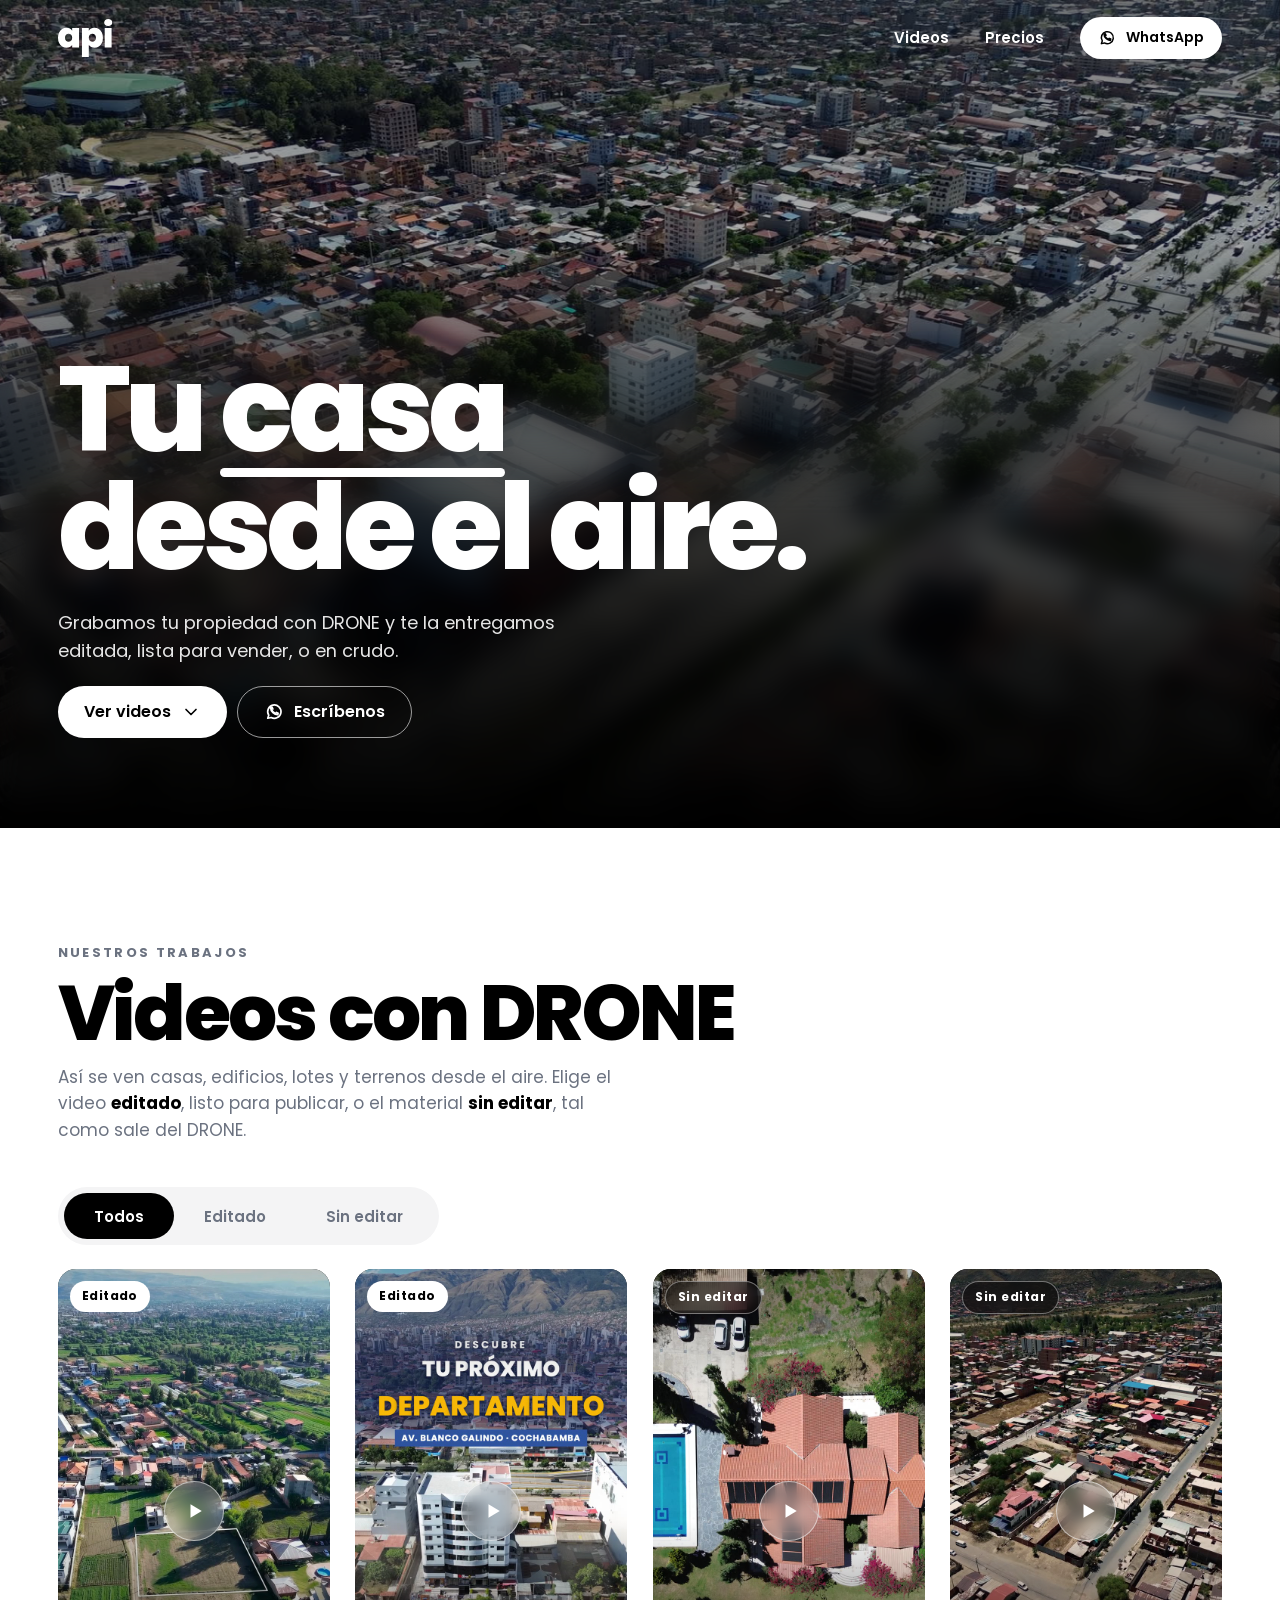
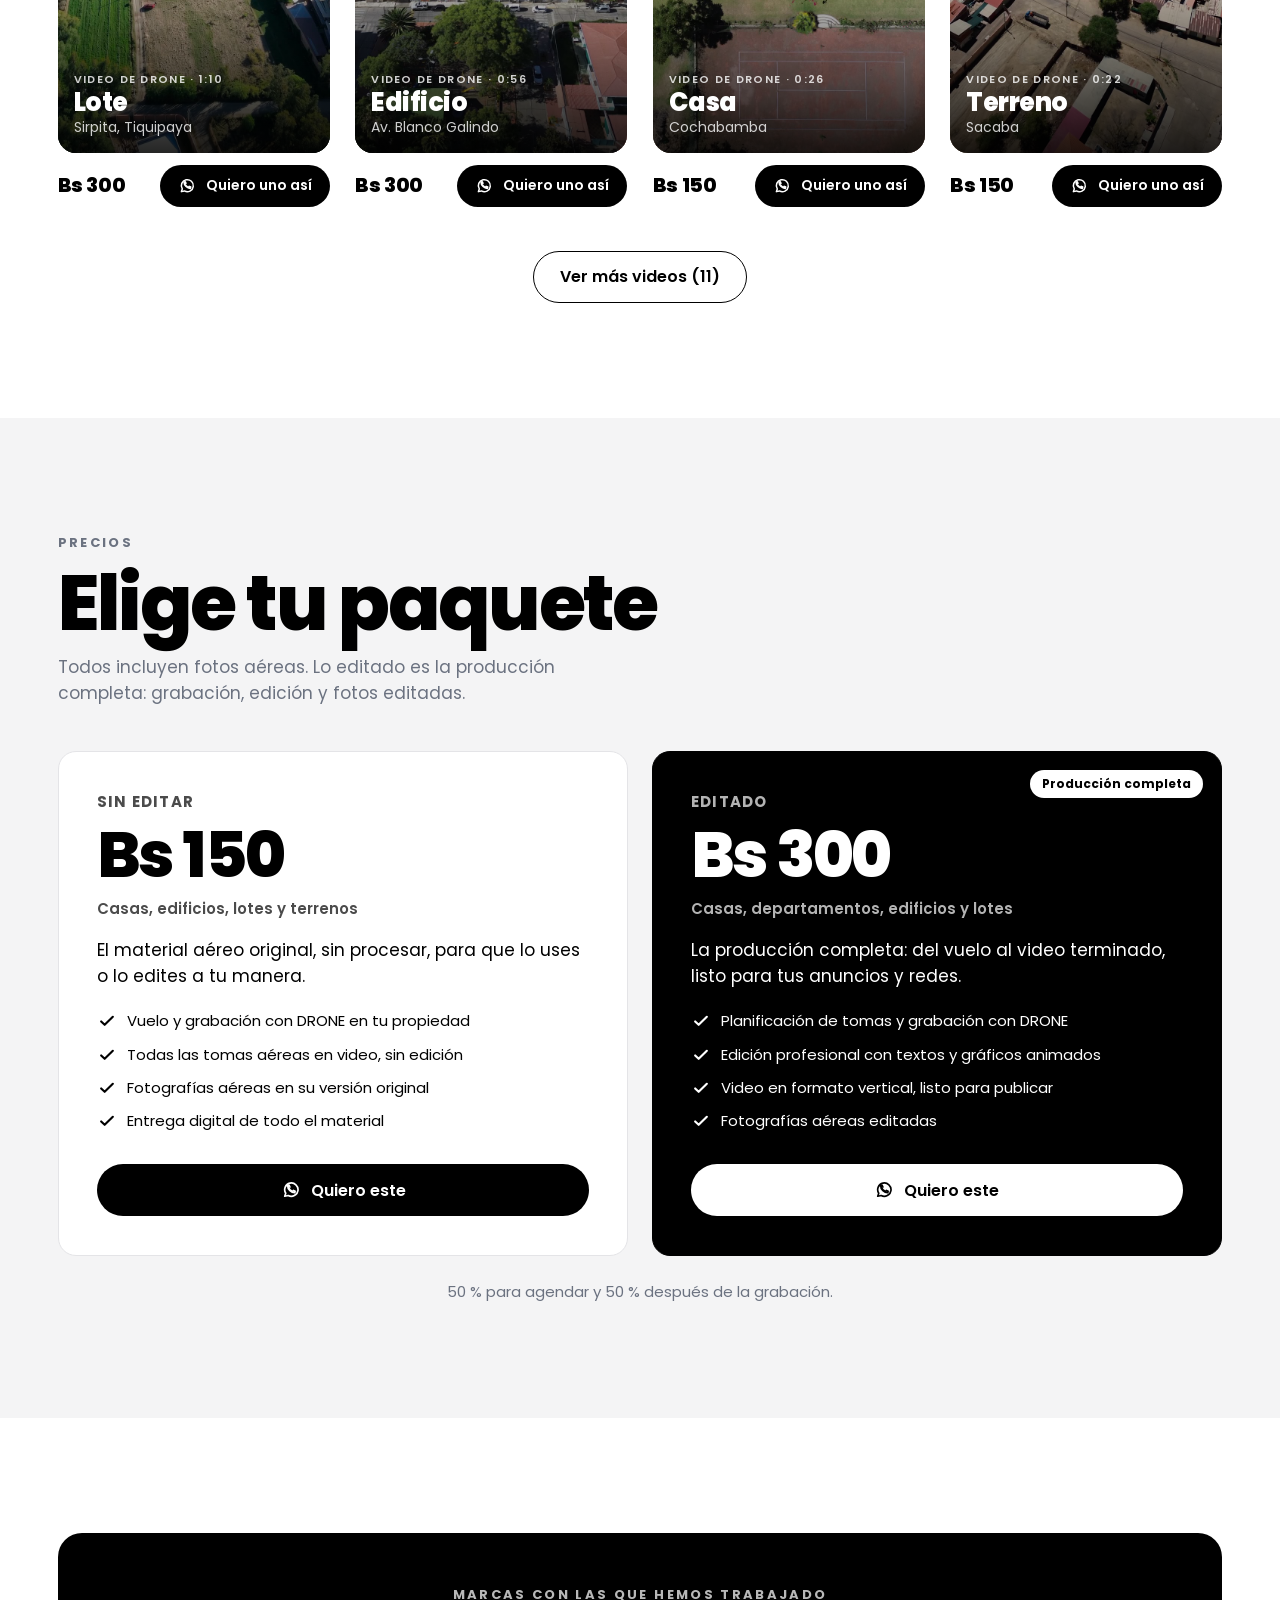
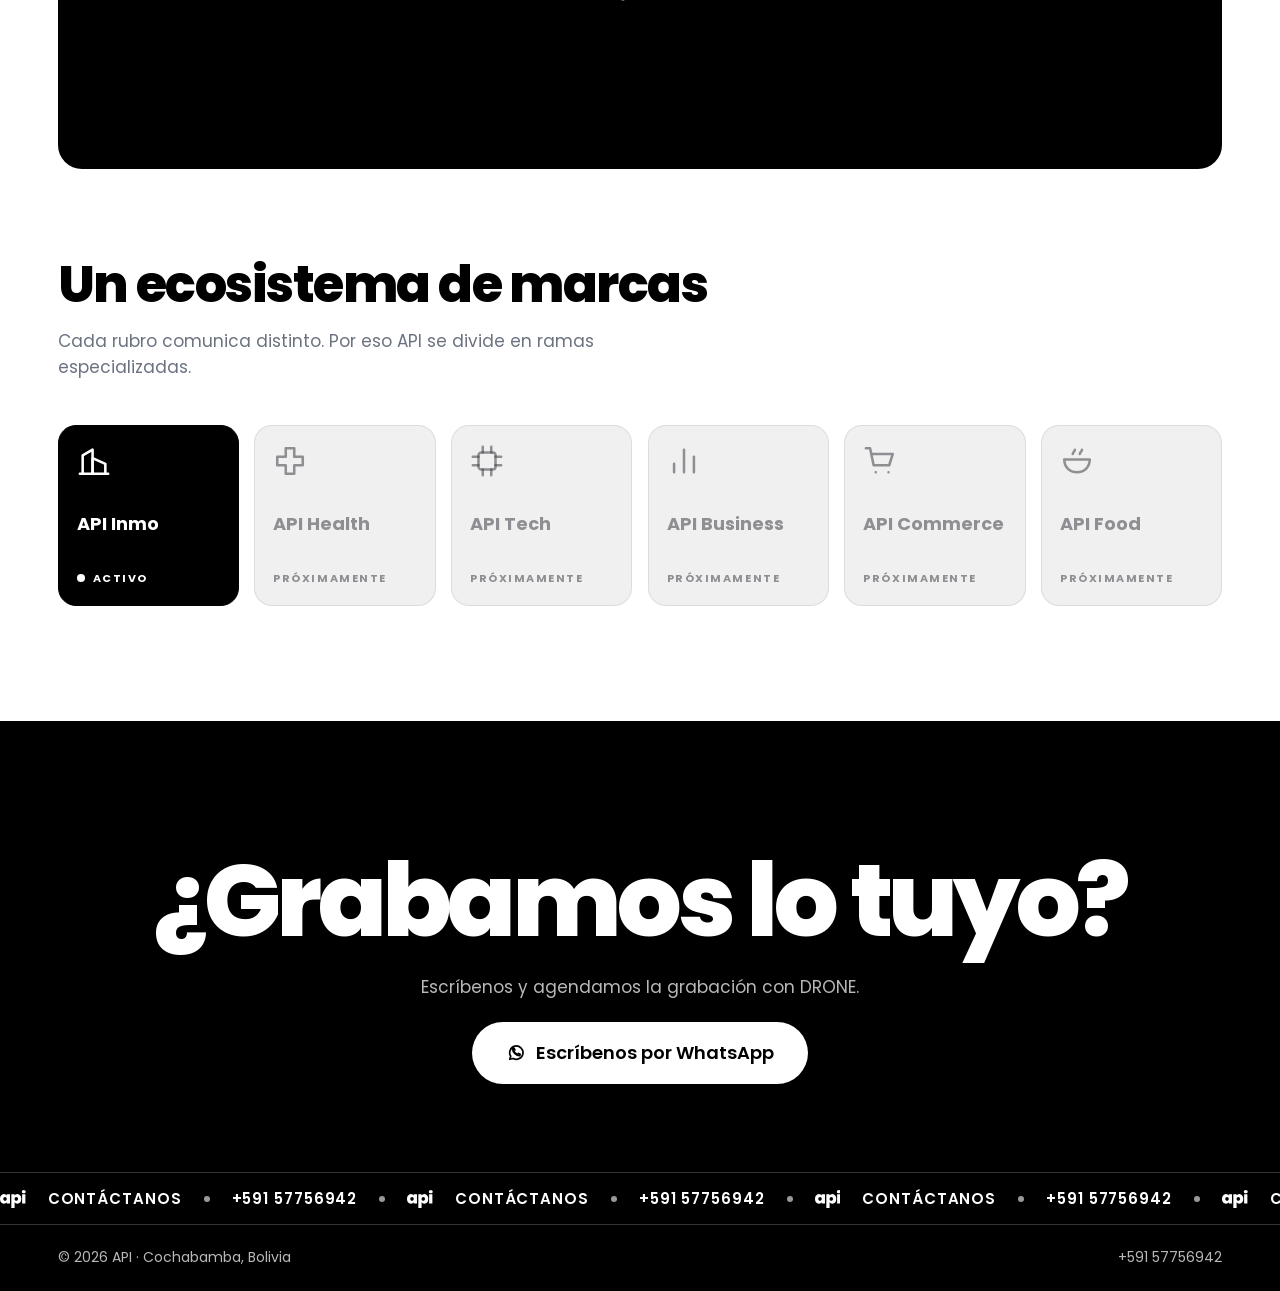
<file: sitio/index.html>
<!doctype html>
<html lang="es">
<head>
<meta charset="utf-8">
<meta name="viewport" content="width=device-width, initial-scale=1, viewport-fit=cover">
<title>API Inmo · Videos con DRONE en Cochabamba</title>
<meta name="description" content="Grabación con DRONE para casas, edificios, lotes y terrenos en Cochabamba. Video editado desde Bs 300 o en crudo a Bs 150, con fotos aéreas incluidas.">
<meta name="theme-color" content="#000000">
<meta property="og:title" content="API Inmo · Tu propiedad desde el aire">
<meta property="og:description" content="Videos con DRONE en Cochabamba: editados desde Bs 300 o en crudo a Bs 150, con fotos aéreas incluidas.">
<meta property="og:type" content="website">
<meta property="og:url" content="https://apiagencia.com/">
<meta property="og:image" content="https://apiagencia.com/media/marca/compartir.jpg">
<meta property="og:image:width" content="1200">
<meta property="og:image:height" content="630">
<meta name="twitter:card" content="summary_large_image">
<link rel="icon" href="favicon.svg" type="image/svg+xml">
<link rel="apple-touch-icon" href="media/marca/icono-180.png">
<link rel="preconnect" href="https://fonts.googleapis.com">
<link rel="preconnect" href="https://fonts.gstatic.com" crossorigin>
<link href="https://fonts.googleapis.com/css2?family=Poppins:wght@400;600;700;800&display=swap" rel="stylesheet">
<!-- style: cómo se ve -->
<link rel="stylesheet" href="style/base.css?v=202611240009">
<link rel="stylesheet" href="style/cabecera.css?v=202611240009">
<link rel="stylesheet" href="style/inicio.css?v=202611240009">
<link rel="stylesheet" href="style/videos.css?v=202611240009">
<link rel="stylesheet" href="style/precios.css?v=202611240009">
<link rel="stylesheet" href="style/marcas.css?v=202611240009">
<link rel="stylesheet" href="style/ramas.css?v=202611240009">
<link rel="stylesheet" href="style/pie.css?v=202611240009">
<link rel="stylesheet" href="style/reproductor.css?v=202611240009">
</head>
<body>
<!-- view: las secciones se pintan aquí desde view/; logic: logic/app.js las conecta -->
<div id="app"></div>
<noscript><p style="padding:24px">Activa JavaScript para ver los videos, o escríbenos por WhatsApp: <a href="https://wa.me/59157756942">+591 57756942</a></p></noscript>
<script type="module" src="logic/app.js?v=202611240009"></script>
<!-- Cloudflare Web Analytics --><script defer src="https://static.cloudflareinsights.com/beacon.min.js" data-cf-beacon='{"token": "ab116ce96e6e4a599351817883f67b9a"}'></script><!-- End Cloudflare Web Analytics -->
</body>
</html>
</file>
<file: sitio/style/base.css>
/* Base: colores, tipografía, botones y animación de entrada. API = blanco y negro + Poppins. */
:root {
  --negro: #000000;
  --blanco: #FFFFFF;
  --gris: #6B7280;
  --gris-claro: #F4F4F5;
  --plomo: #D4D4D8;
  --tenue: rgba(255, 255, 255, 0.72);
  --linea: rgba(255, 255, 255, 0.2);
  --margen: clamp(20px, 4.5vw, 72px);
  --radio: 18px;
  --suave: cubic-bezier(0.22, 1, 0.36, 1);
}
*, *::before, *::after { box-sizing: border-box; }
html { -webkit-text-size-adjust: 100%; scroll-padding-top: 88px; overflow-x: clip; }
body { overflow-x: clip; }
@media (prefers-reduced-motion: no-preference) { html { scroll-behavior: smooth; } }
html.con-reproductor { overflow: hidden; }
body {
  margin: 0; background: var(--blanco); color: var(--negro);
  font-family: Poppins, system-ui, sans-serif; font-size: 17px; line-height: 1.55;
  -webkit-font-smoothing: antialiased;
}
h1, h2, h3, p, ul, figure { margin: 0; }
ul { padding: 0; list-style: none; }
img, video, svg { display: block; }
a { color: inherit; }
button { font: inherit; color: inherit; background: none; border: 0; padding: 0; cursor: pointer; }
[hidden] { display: none !important; }
:focus-visible { outline: 3px solid currentColor; outline-offset: 3px; border-radius: 6px; }

.ico { width: 20px; height: 20px; flex: 0 0 auto; fill: none; stroke: currentColor; stroke-width: 2; stroke-linecap: round; stroke-linejoin: round; }
.ico-relleno { fill: currentColor; stroke: none; }

.boton {
  display: inline-flex; align-items: center; justify-content: center; gap: 10px;
  min-height: 52px; padding: 12px 26px; border-radius: 999px;
  font-size: 16px; font-weight: 600; line-height: 1.2; text-decoration: none; white-space: nowrap;
  transition: transform 0.25s var(--suave), background 0.2s, color 0.2s, opacity 0.2s;
}
.boton:hover { transform: translateY(-2px); }
.boton:active { transform: translateY(0) scale(0.98); }
.boton-claro { background: var(--blanco); color: var(--negro); }
.boton-negro { background: var(--negro); color: var(--blanco); }
.boton-linea { border: 1.5px solid rgba(255, 255, 255, 0.6); color: var(--blanco); }
.boton-linea-negra { border: 1.5px solid var(--negro); color: var(--negro); }
.boton-linea-negra:hover { background: var(--negro); color: var(--blanco); }
.boton-chico { min-height: 42px; padding: 8px 18px; font-size: 14px; }
.boton-chico .ico { width: 18px; height: 18px; }
.boton-grande { min-height: 62px; padding: 16px 34px; font-size: 18px; }

.seccion { padding: clamp(72px, 9vw, 128px) var(--margen); }
.seccion-sin-arriba { padding-top: 0; }
.seccion-gris { background: var(--gris-claro); }
.seccion-cabeza { display: flex; flex-direction: column; gap: 12px; margin-bottom: clamp(28px, 3.5vw, 44px); }
.seccion-cabeza-fila { flex-direction: row; flex-wrap: wrap; align-items: flex-end; justify-content: space-between; gap: 16px 48px; }
.kicker { font-size: 13px; font-weight: 700; letter-spacing: 0.18em; text-transform: uppercase; color: var(--gris); }
.titulo { font-weight: 800; font-size: clamp(40px, 6vw, 84px); line-height: 1; letter-spacing: -0.035em; }
.titulo-medio { font-weight: 800; font-size: clamp(30px, 4vw, 52px); line-height: 1.05; letter-spacing: -0.03em; }
.seccion-texto { max-width: 560px; color: var(--gris); font-size: 17px; }

/* Entrada al hacer scroll */
.listo [data-aparece] { opacity: 0; transform: translateY(28px); transition: opacity 0.8s var(--suave), transform 0.8s var(--suave); transition-delay: calc(var(--i, 0) * 90ms); }
.listo [data-aparece].visible { opacity: 1; transform: none; }
@media (prefers-reduced-motion: reduce) {
  *, *::before, *::after { animation: none !important; transition: none !important; }
  .listo [data-aparece] { opacity: 1; transform: none; }
}
</file>
<file: sitio/style/cabecera.css>
/* Barra superior: transparente sobre el inicio y negra al bajar. */
.cabecera {
  position: fixed; inset: 0 0 auto; z-index: 20;
  display: flex; align-items: center; justify-content: space-between; gap: 24px;
  padding: calc(16px + env(safe-area-inset-top)) var(--margen) 16px; color: var(--blanco);
  transition: background 0.3s, padding 0.3s, backdrop-filter 0.3s;
}
.cabecera.solida { background: rgba(0, 0, 0, 0.82); backdrop-filter: blur(14px); -webkit-backdrop-filter: blur(14px); padding-top: calc(10px + env(safe-area-inset-top)); padding-bottom: 10px; }
.logo { display: block; text-decoration: none; }
.logo-svg { height: 38px; width: auto; }
.menu { display: flex; align-items: center; gap: clamp(16px, 3vw, 36px); font-size: 15px; font-weight: 600; }
.menu > a:not(.boton) { text-decoration: none; position: relative; padding: 10px 0; }
.menu > a:not(.boton)::after { content: ""; position: absolute; left: 0; right: 0; bottom: 4px; height: 2px; background: currentColor; transform: scaleX(0); transform-origin: right; transition: transform 0.35s var(--suave); }
.menu > a:not(.boton):hover::after { transform: scaleX(1); transform-origin: left; }
@media (max-width: 520px) { .menu .boton span { display: none; } .menu .boton { padding: 8px 12px; } }
</file>
<file: sitio/style/inicio.css>
/* Inicio: fotos aéreas sin edición de fondo y titular con palabra que cambia. */
.inicio {
  position: relative; min-height: 92svh; display: flex; align-items: flex-end; overflow: hidden;
  padding: 120px var(--margen) clamp(64px, 10vh, 120px); background: var(--negro); color: var(--blanco);
}
.inicio-fondo { position: absolute; inset: 0; }
.inicio-foto { position: absolute; inset: 0; width: 100%; height: 100%; object-fit: cover; opacity: 0; transform: scale(1.12); transition: opacity 1.4s ease, transform 7s linear; will-change: opacity, transform; }
.inicio-foto.activa { opacity: 1; transform: scale(1); }
.inicio-velo {
  position: absolute; inset: 0;
  background: linear-gradient(180deg, rgba(0,0,0,0.55) 0%, rgba(0,0,0,0.3) 28%, rgba(0,0,0,0.62) 52%, rgba(0,0,0,0.88) 78%, #000 100%);
}
/* Difuminado detrás del texto: los cambios de toma no compiten con el titular. */
.inicio-velo::after {
  content: ""; position: absolute; inset: 0;
  backdrop-filter: blur(14px); -webkit-backdrop-filter: blur(14px);
  -webkit-mask-image: linear-gradient(180deg, transparent 30%, #000 62%);
  mask-image: linear-gradient(180deg, transparent 30%, #000 62%);
}
.inicio-contenido { position: relative; display: flex; flex-direction: column; gap: clamp(18px, 2.4vh, 28px); max-width: 880px; }
.inicio-titulo { display: flex; flex-direction: column; font-weight: 800; font-size: clamp(48px, 9.4vw, 128px); line-height: 0.98; letter-spacing: -0.045em; }
.linea { display: block; }
.rotador { position: relative; display: inline-grid; vertical-align: bottom; overflow: hidden; padding-bottom: 0.08em; margin-bottom: -0.08em; }
.rotador::after { content: ""; position: absolute; left: 0; right: 0; bottom: 0.02em; height: 0.07em; background: var(--blanco); border-radius: 9px; transform-origin: left; animation: subrayado 2.4s var(--suave) infinite; }
.rotador-palabra { grid-area: 1 / 1; display: block; white-space: nowrap; }
.rotador-palabra.entra { animation: entra 0.65s var(--suave) both; }
.rotador-palabra.sale { animation: sale 0.5s var(--suave) both; }
@keyframes entra { from { transform: translateY(105%); } to { transform: none; } }
@keyframes sale { to { transform: translateY(-105%); } }
@keyframes subrayado { 0% { transform: scaleX(0); } 25%, 80% { transform: scaleX(1); transform-origin: left; } 81% { transform-origin: right; } 100% { transform: scaleX(0); transform-origin: right; } }
.inicio-texto { max-width: 540px; font-size: clamp(16px, 1.4vw, 19px); color: rgba(255,255,255,0.9); }
.inicio-botones { display: flex; flex-wrap: wrap; gap: 10px; }
@media (max-width: 600px) {
  .inicio { min-height: 92svh; padding-bottom: clamp(56px, 8vh, 88px); }
      .inicio-botones { display: grid; grid-template-columns: 1fr 1fr; }
  .inicio-botones .boton { padding: 12px 10px; min-width: 0; }
}
</file>
<file: sitio/style/videos.css>
/* Videos: pestañas con fondo que se desliza, explicación de precios y tarjetas. */
.pestanas { position: relative; display: inline-flex; padding: 6px; border-radius: 999px; background: var(--gris-claro); margin-bottom: 24px; }
.pestanas-fondo { position: absolute; top: 6px; bottom: 6px; left: 0; border-radius: 999px; background: var(--negro); transition: transform 0.45s var(--suave), width 0.45s var(--suave); }
.pestana { position: relative; z-index: 1; min-height: 46px; padding: 0 clamp(18px, 2.4vw, 30px); border-radius: 999px; font-size: 15px; font-weight: 600; color: var(--gris); transition: color 0.3s; }
.pestana[aria-selected="true"] { color: var(--blanco); }

.explica { margin-bottom: clamp(24px, 3vw, 36px); }
.explica > * { animation: aparece 0.55s var(--suave) both; }
@keyframes aparece { from { opacity: 0; transform: translateY(14px); } to { opacity: 1; transform: none; } }
.explica-caja { display: flex; flex-direction: column; gap: 8px; padding: clamp(24px, 3vw, 36px) clamp(24px, 3vw, 40px); border-radius: var(--radio); background: var(--gris-claro); }
.explica-negra { background: var(--negro); color: var(--blanco); }
.explica-etiqueta { font-size: 12px; font-weight: 700; letter-spacing: 0.16em; text-transform: uppercase; opacity: 0.6; }
.explica-caja h3 { font-size: clamp(22px, 2.2vw, 30px); font-weight: 800; letter-spacing: -0.025em; line-height: 1.15; }
.explica-caja p { opacity: 0.8; max-width: 760px; }
.seccion-texto b { color: var(--negro); font-weight: 700; }

.rejilla { display: grid; grid-template-columns: repeat(4, minmax(0, 1fr)); gap: clamp(16px, 2vw, 28px); }
.rejilla.animar .tarjeta { animation: aparece 0.6s var(--suave) both; animation-delay: calc(var(--i) * 70ms); }
.tarjeta { display: flex; flex-direction: column; gap: 12px; min-width: 0; }
.tarjeta-marco { position: relative; display: block; overflow: hidden; border-radius: var(--radio); background: var(--negro); color: var(--blanco); text-align: left; isolation: isolate; }
.tarjeta-marco img { width: 100%; height: auto; aspect-ratio: 9 / 16; object-fit: cover; transition: transform 0.8s var(--suave); }
.tarjeta-marco:hover img { transform: scale(1.05); }
.tarjeta-vista { position: absolute; inset: 0; width: 100%; height: 100%; object-fit: cover; z-index: 0; }
.tarjeta-marco img { position: relative; z-index: -1; }
.tarjeta-marco::after { content: ""; position: absolute; inset: 0; z-index: 0; background: linear-gradient(180deg, rgba(0,0,0,0.25) 0%, rgba(0,0,0,0) 26%, rgba(0,0,0,0) 52%, rgba(0,0,0,0.85) 100%); pointer-events: none; }
.insignia { position: absolute; top: 12px; left: 12px; z-index: 1; padding: 6px 12px; border-radius: 999px; font-size: 12px; font-weight: 700; letter-spacing: 0.04em; }
.insignia-editado { background: var(--blanco); color: var(--negro); }
.insignia-ia { background: var(--negro); color: var(--blanco); border: 1px solid rgba(255,255,255,0.4); }
.insignia-crudo { background: rgba(0,0,0,0.55); color: var(--blanco); border: 1px solid rgba(255,255,255,0.4); backdrop-filter: blur(8px); -webkit-backdrop-filter: blur(8px); }
.tarjeta-play { position: absolute; top: 50%; left: 50%; z-index: 1; width: 60px; height: 60px; margin: -30px 0 0 -30px; display: grid; place-items: center; border-radius: 50%; background: rgba(255,255,255,0.18); border: 1px solid rgba(255,255,255,0.5); backdrop-filter: blur(8px); -webkit-backdrop-filter: blur(8px); transition: transform 0.35s var(--suave), background 0.3s; }
.tarjeta-play .ico { width: 18px; height: 18px; margin-left: 3px; }
.tarjeta-marco:hover .tarjeta-play { transform: scale(1.12); background: var(--blanco); color: var(--negro); }
.tarjeta-pie { position: absolute; left: 16px; right: 16px; bottom: 14px; z-index: 1; display: flex; flex-direction: column; }
.tarjeta-kicker { font-size: 11px; font-weight: 600; letter-spacing: 0.12em; text-transform: uppercase; opacity: 0.8; }
.tarjeta-titulo { font-size: clamp(22px, 2vw, 28px); font-weight: 800; letter-spacing: -0.02em; line-height: 1.15; }
.tarjeta-lugar { font-size: 14px; opacity: 0.8; }
.tarjeta-accion { display: flex; flex-wrap: wrap; align-items: center; justify-content: space-between; gap: 8px; }
.tarjeta-precio { white-space: nowrap; font-size: 20px; font-weight: 800; letter-spacing: -0.02em; }
.ver-mas-caja { display: flex; justify-content: center; margin-top: clamp(28px, 3.5vw, 44px); }

@media (max-width: 1000px) { .rejilla { grid-template-columns: repeat(2, minmax(0, 1fr)); } }
@media (max-width: 600px) {
  .pestanas { display: flex; }
  .pestana { flex: 1 1 0; padding: 0 8px; }
    .rejilla { gap: 14px 10px; }
  .tarjeta-pie { left: 12px; right: 12px; bottom: 10px; }
  .tarjeta-play { width: 48px; height: 48px; margin: -24px 0 0 -24px; }
  .tarjeta-accion { flex-direction: column; align-items: stretch; }
  .tarjeta-accion .boton { padding: 8px 10px; font-size: 13px; }
}
</file>
<file: sitio/style/precios.css>
/* Precios: tres planes, el editado destacado en negro. */
.planes { display: grid; grid-template-columns: repeat(2, minmax(0, 1fr)); gap: clamp(14px, 1.8vw, 24px); align-items: stretch; }
.plan { position: relative; display: flex; flex-direction: column; gap: 10px; padding: clamp(26px, 3vw, 40px); border-radius: var(--radio); background: var(--blanco); border: 1px solid #E4E4E7; transition: transform 0.4s var(--suave), box-shadow 0.4s; }
.plan:hover { transform: translateY(-6px); box-shadow: 0 24px 48px rgba(0,0,0,0.1); }
.plan-destacado { background: var(--negro); color: var(--blanco); border-color: var(--negro); }
.plan-cinta { position: absolute; top: 18px; right: 18px; padding: 5px 12px; border-radius: 999px; background: var(--blanco); color: var(--negro); font-size: 12px; font-weight: 700; }
.plan-nombre { font-size: 15px; font-weight: 700; letter-spacing: 0.08em; text-transform: uppercase; opacity: 0.7; }
.plan-precio { font-size: clamp(48px, 5vw, 68px); font-weight: 800; letter-spacing: -0.04em; line-height: 1; }
.plan-para { font-size: 15px; font-weight: 600; opacity: 0.7; }
.plan-resumen { margin-top: 6px; }
.plan-lista { display: flex; flex-direction: column; gap: 10px; margin: 10px 0 22px; }
.plan-lista li { display: flex; gap: 10px; align-items: flex-start; font-size: 15px; }
.plan-lista .ico { width: 20px; height: 20px; margin-top: 2px; stroke-width: 2.6; }
.plan .boton { margin-top: auto; }
.pago { margin-top: 24px; text-align: center; color: var(--gris); font-size: 15px; }
@media (max-width: 760px) { .planes { grid-template-columns: minmax(0, 1fr); } }
</file>
<file: sitio/style/marcas.css>
/* Recuadro negro con las marcas en blanco que pasan de izquierda a derecha y se funden en los bordes. */
.seccion-marcas { padding-bottom: clamp(56px, 7vw, 96px); }
.marcas { border-radius: calc(var(--radio) + 6px); background: var(--negro); color: var(--blanco); padding: clamp(32px, 4vw, 52px) 0; overflow: hidden; }
.marcas-titulo { text-align: center; font-size: 13px; font-weight: 700; letter-spacing: 0.18em; text-transform: uppercase; color: var(--tenue); margin-bottom: clamp(24px, 3vw, 36px); padding: 0 var(--margen); }
.cinta { position: relative; overflow: hidden; touch-action: pan-y; }
/* Bordes que se funden con el negro del recuadro (sin máscara: la máscara dejaba la cinta en negro en el iPhone). */
.cinta::before, .cinta::after { content: ""; position: absolute; top: 0; bottom: 0; z-index: 1; width: 18%; pointer-events: none; }
.cinta::before { left: 0; background: linear-gradient(90deg, var(--negro), rgba(0,0,0,0)); }
.cinta::after { right: 0; background: linear-gradient(270deg, var(--negro), rgba(0,0,0,0)); }
.cinta-pista { display: flex; width: max-content; transform: translate3d(0, 0, 0); }
.cinta-grupo { display: flex; align-items: center; flex: 0 0 auto; }
.marca { flex: 0 0 auto; display: flex; align-items: center; justify-content: center; height: clamp(56px, 6vw, 84px); margin-right: clamp(48px, 6vw, 96px); }
.marca img { height: 100%; width: auto; max-width: none; -webkit-user-drag: none; user-select: none; pointer-events: none; }
.marca-texto { font-size: clamp(22px, 2.4vw, 32px); font-weight: 800; letter-spacing: -0.02em; white-space: nowrap; }
</file>
<file: sitio/style/ramas.css>
/* Ramas: API Inmo en negro y activa; el resto en plomo difuminado, próximamente. */
.ramas { display: grid; grid-template-columns: repeat(6, minmax(0, 1fr)); gap: clamp(10px, 1.2vw, 16px); }
.rama { position: relative; display: flex; flex-direction: column; justify-content: space-between; gap: 18px; aspect-ratio: 1 / 1; padding: 18px; border-radius: var(--radio); background: rgba(161, 161, 170, 0.16); color: rgba(63, 63, 70, 0.55); border: 1px solid rgba(161, 161, 170, 0.25); backdrop-filter: blur(6px); }
.rama .ico { width: 34px; height: 34px; stroke-width: 1.8; }
.rama-nombre { font-size: clamp(16px, 1.4vw, 19px); font-weight: 700; line-height: 1.15; }
.rama-estado { display: inline-flex; align-items: center; gap: 8px; font-size: 11px; font-weight: 700; letter-spacing: 0.14em; text-transform: uppercase; }
.rama-activa { background: var(--negro); color: var(--blanco); border-color: var(--negro); }
.rama-activa .rama-estado i { width: 8px; height: 8px; border-radius: 50%; background: var(--blanco); animation: latido 1.8s ease-in-out infinite; }
@keyframes latido { 0%, 100% { opacity: 1; transform: scale(1); } 50% { opacity: 0.35; transform: scale(0.7); } }
@media (max-width: 1000px) { .ramas { grid-template-columns: repeat(3, minmax(0, 1fr)); } }
@media (max-width: 520px) { .ramas { grid-template-columns: repeat(2, minmax(0, 1fr)); } }
</file>
<file: sitio/style/pie.css>
/* Pie: cierre con llamada a la acción y barra animada «API · Contáctanos · número». */
.pie { background: var(--negro); color: var(--blanco); }
.pie-cierre { display: flex; flex-direction: column; align-items: center; gap: 22px; text-align: center; padding: clamp(80px, 10vw, 140px) var(--margen) clamp(56px, 7vw, 88px); }
.pie-cierre h2 { font-weight: 800; font-size: clamp(44px, 8vw, 112px); line-height: 1; letter-spacing: -0.045em; }
.pie-cierre p { color: var(--tenue); }
.ticker { display: block; overflow: hidden; contain: paint; touch-action: pan-y; border-block: 1px solid var(--linea); text-decoration: none; padding: 14px 0; -webkit-tap-highlight-color: transparent; }
.ticker-pista { display: flex; width: max-content; animation: ticker 36s linear infinite; will-change: transform; }
.ticker-grupo { display: flex; flex: 0 0 auto; }
@media (hover: hover) and (pointer: fine) { .ticker:hover .ticker-pista { animation-play-state: paused; } }
@keyframes ticker { from { transform: translate3d(0, 0, 0); } to { transform: translate3d(-50%, 0, 0); } }
.ticker-tramo { display: inline-flex; align-items: center; gap: 22px; padding-right: 22px; font-size: 15px; font-weight: 600; letter-spacing: 0.06em; text-transform: uppercase; white-space: nowrap; }
.ticker-tramo .logo-svg { height: 18px; width: auto; }
.ticker-tramo i { width: 6px; height: 6px; border-radius: 50%; background: var(--blanco); opacity: 0.6; }
.pie-legal { display: flex; flex-wrap: wrap; justify-content: space-between; gap: 8px 24px; padding: 22px var(--margen) calc(22px + env(safe-area-inset-bottom)); font-size: 14px; color: var(--tenue); }
.pie-legal a { text-decoration: none; }
.fijo-movil { display: none; }
@media (max-width: 760px) {
  body { padding-bottom: 0; }
  .fijo-movil {
    position: fixed; left: 16px; right: 16px; bottom: calc(14px + env(safe-area-inset-bottom)); z-index: 15;
    display: flex; background: var(--negro); color: var(--blanco); border: 1px solid rgba(255,255,255,0.35);
    box-shadow: 0 10px 30px rgba(0,0,0,0.3); transition: opacity 0.25s, visibility 0.25s, transform 0.25s;
  }
  .fijo-movil.oculto { opacity: 0; visibility: hidden; transform: translateY(12px); }
}
</file>
<file: sitio/style/reproductor.css>
/* Reproductor a pantalla completa. */
.reproductor { position: fixed; inset: 0; width: 100%; height: 100%; max-width: none; max-height: none; margin: 0; padding: 0; border: 0; background: rgba(0,0,0,0.95); color: var(--blanco); }
.reproductor[open] { animation: aparece 0.4s var(--suave) both; }
.reproductor::backdrop { background: transparent; }
.rep-caja { display: flex; align-items: center; justify-content: center; gap: clamp(24px, 4vw, 64px); height: 100%; padding: 24px var(--margen); }
.rep-video { flex: 0 0 auto; height: min(calc(100dvh - 48px), 960px); aspect-ratio: 9 / 16; }
.rep-video video { width: 100%; height: 100%; object-fit: contain; background: var(--negro); border-radius: var(--radio); }
.rep-info { position: relative; display: flex; flex-direction: column; align-items: flex-start; gap: 12px; width: 360px; flex: 0 1 360px; }
.rep-info .insignia { position: static; }
.rep-titulo { font-size: clamp(26px, 2.6vw, 38px); font-weight: 800; line-height: 1.1; letter-spacing: -0.025em; }
.rep-lugar { color: var(--tenue); margin-top: -6px; }
.rep-explica { color: rgba(255,255,255,0.85); font-size: 16px; }
.rep-precio { font-size: 40px; font-weight: 800; letter-spacing: -0.03em; }
.rep-pasos { display: flex; gap: 8px; margin-top: 8px; }
.rep-boton { width: 48px; height: 48px; display: grid; place-items: center; border: 1px solid var(--linea); border-radius: 50%; background: rgba(0,0,0,0.5); color: var(--blanco); transition: border-color 0.2s; }
.rep-boton:hover { border-color: var(--blanco); }
.rep-cerrar { position: absolute; top: calc(16px + env(safe-area-inset-top)); right: 16px; }
@media (max-width: 760px) {
  .reproductor { background: var(--negro); }
  .rep-caja { flex-direction: column; justify-content: flex-start; gap: 10px; padding: 0 0 calc(14px + env(safe-area-inset-bottom)); }
  .rep-video { flex: 1 1 auto; min-height: 0; width: 100%; height: auto; aspect-ratio: auto; }
  .rep-video video { border-radius: 0; }
  .rep-info { width: 100%; flex: 0 0 auto; gap: 6px; padding: 0 16px; }
  .rep-titulo { font-size: 20px; padding-right: 110px; }
  .rep-explica { font-size: 14px; }
  .rep-precio { font-size: 26px; position: absolute; right: 16px; top: 36px; }
  .rep-whatsapp { width: 100%; margin-top: 4px; }
  .rep-pasos { position: absolute; right: 16px; top: -2px; margin: 0; }
  .rep-pasos .rep-boton { width: 40px; height: 40px; }
}
</file>
